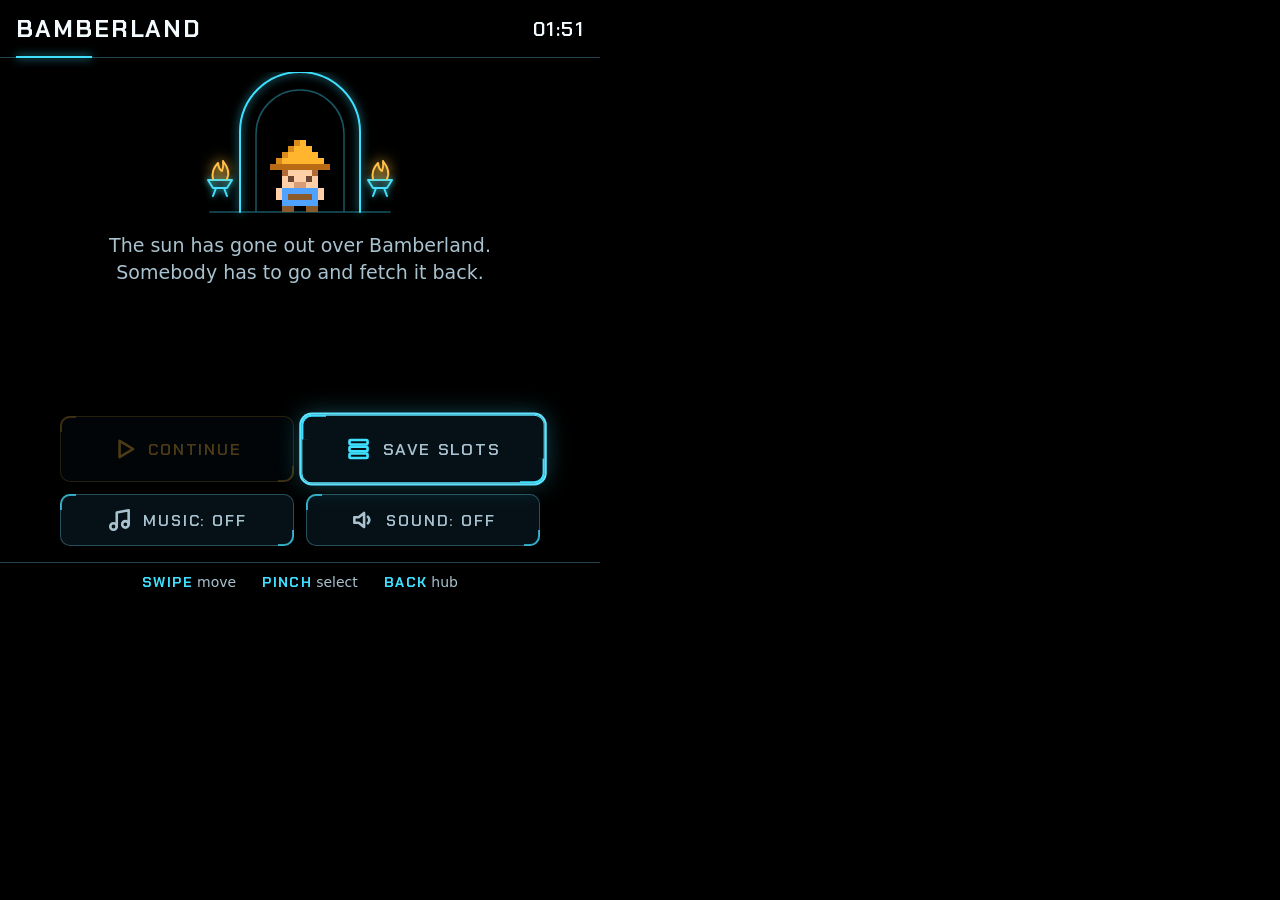
<file: bamberland/index.html>
<!DOCTYPE html>
<html lang="en-GB">
<head>
  <meta charset="utf-8">
  <meta name="viewport" content="width=600, height=600, initial-scale=1, user-scalable=no">
  <meta name="mrbd-web-app-capable" content="yes">
  <meta name="description" content="Bamberland: a small turn-based adventure for the glasses.">
  <title>Bamberland</title>
  <link rel="preconnect" href="https://fonts.googleapis.com">
  <link rel="preconnect" href="https://fonts.gstatic.com" crossorigin>
  <link href="https://fonts.googleapis.com/css2?family=Chakra+Petch:wght@500;600;700&display=swap" rel="stylesheet">
  <link rel="stylesheet" href="/deck/style.css">
  <link rel="stylesheet" href="/bamberland/bamberland.css">
</head>
<body>
  <div class="frame">
    <!-- HUD: same ids as every Deck app. In play, hearts / keys / coins / item replace the title. -->
    <header class="hud">
      <button class="hud-back focusable" id="hudBack" type="button" aria-label="Back" hidden>
        <svg class="ico" viewBox="0 0 24 24" aria-hidden="true"><path d="M15 6l-6 6 6 6"/></svg>
      </button>
      <div class="hud-heading">
        <h1 class="hud-title" id="hudTitle">Bamberland</h1>
        <span class="hud-sub" id="hudSub"></span>
        <div class="bl-stats" id="stats" hidden>
          <span class="bl-hearts" id="hearts" aria-label="Hearts"></span>
          <span class="bl-keys" id="keys" aria-label="Small keys"></span>
          <span class="bl-bigkey" id="bigkey" aria-label="Big key"></span>
          <span class="bl-coins" id="coins" aria-label="Money"></span>
        </div>
      </div>
      <div class="bl-equip" id="equip" hidden aria-label="Equipped"></div>
      <div class="hud-status">
        <span class="status-dot" id="hudDot" aria-hidden="true"></span>
        <span id="hudStatus"></span>
        <time class="hud-clock" id="hudClock">--:--</time>
      </div>
    </header>

    <main class="stage">
      <!-- Title screen -->
      <section class="view bl-title" id="titleView">
        <canvas class="bl-title-art" id="titleArt" width="200" height="150" aria-hidden="true"></canvas>
        <p class="bl-lore" id="titleLore"></p>
        <div class="bl-menu">
          <button type="button" class="key key-speak focusable" id="btnContinue">
            <svg class="ico" viewBox="0 0 24 24" aria-hidden="true"><path d="M7 4.5 19.5 12 7 19.5Z"/></svg>
            <span class="key-label">Continue</span>
          </button>
          <button type="button" class="key focusable" id="btnPlay">
            <svg class="ico" viewBox="0 0 24 24" aria-hidden="true"><rect x="4" y="4" width="16" height="4" rx="1"/><rect x="4" y="10" width="16" height="4" rx="1"/><rect x="4" y="16" width="16" height="4" rx="1"/></svg>
            <span class="key-label">Save slots</span>
          </button>
          <button type="button" class="key focusable bl-toggle" id="btnMusic">
            <svg class="ico" viewBox="0 0 24 24" aria-hidden="true"><path d="M9 18V5l11-2v13"/><circle cx="6" cy="18" r="3"/><circle cx="17" cy="16" r="3"/></svg>
            <span class="key-label">Music: Off</span>
          </button>
          <button type="button" class="key focusable bl-toggle" id="btnSound">
            <svg class="ico" viewBox="0 0 24 24" aria-hidden="true"><path d="M4 9.5h4l5-4v13l-5-4H4z"/><path d="M16.5 9a4 4 0 0 1 0 6"/></svg>
            <span class="key-label">Sound: Off</span>
          </button>
        </div>
      </section>

      <!-- Save slots -->
      <section class="view bl-slots" id="slotsView" hidden>
        <button type="button" class="key focusable bl-slot" id="slot1" data-slot="1"><span class="bl-slot-title"></span><span class="bl-slot-detail"></span></button>
        <button type="button" class="key focusable bl-slot" id="slot2" data-slot="2"><span class="bl-slot-title"></span><span class="bl-slot-detail"></span></button>
        <button type="button" class="key focusable bl-slot" id="slot3" data-slot="3"><span class="bl-slot-title"></span><span class="bl-slot-detail"></span></button>
        <button type="button" class="key focusable bl-erase" id="btnErase"><span class="key-label">Erase a slot</span></button>
        <p class="bl-note" id="slotsNote"></p>
      </section>

      <!-- Naming, before a new game -->
      <section class="view bl-naming" id="nameView" hidden>
        <p class="bl-note">Pinch a name to change it. Leave them as they are, or make it yours.</p>
        <div class="bl-name-grid" id="nameGrid"></div>
        <button type="button" class="key key-speak focusable bl-begin" id="btnBegin">
          <svg class="ico" viewBox="0 0 24 24" aria-hidden="true"><path d="M7 4.5 19.5 12 7 19.5Z"/></svg>
          <span class="key-label">Begin</span>
        </button>
        <div class="bl-name-edit" id="nameEdit" hidden>
          <label class="bl-name-for" id="nameEditFor" for="nameInput"></label>
          <label class="field-wrap bl-name-field">
            <input class="field bl-name-input" id="nameInput" type="text" maxlength="16" autocomplete="off" autocapitalize="words" spellcheck="false">
          </label>
          <p class="bl-note">Write, say or type the new name, then Back when you're done. Empty the box to keep the original name.</p>
        </div>
      </section>

      <!-- The game board: 600×504, a 15×12 grid of 40 px tiles -->
      <canvas class="bl-board" id="board" width="600" height="504" hidden aria-label="Game board"></canvas>

      <!-- Dialogue box, with room for a portrait -->
      <div class="bl-dialog" id="dialog" hidden role="dialog" aria-live="polite">
        <canvas class="bl-face" id="dialogFace" width="96" height="96" hidden aria-hidden="true"></canvas>
        <div class="bl-dialog-who" id="dialogWho"></div>
        <p class="bl-dialog-text" id="dialogText"></p>
        <div class="bl-dialog-more" id="dialogMore">Pinch ▸</div>
      </div>

      <!-- Out cold / the end -->
      <div class="bl-overlay" id="overlay" hidden>
        <div class="state">
          <div class="state-title" id="overTitle"></div>
          <div class="state-msg" id="overText"></div>
          <div class="bl-dialog-more">Pinch to continue</div>
        </div>
      </div>
    </main>

    <footer class="hints" id="hints" aria-hidden="true"></footer>
    <div class="toast" id="toast" role="status" aria-live="polite"></div>
  </div>

  <script src="/deck/deck.js"></script>
  <!-- content: edit these freely -->
  <script src="/bamberland/data/lore.js"></script>
  <script src="/bamberland/data/art.js"></script>
  <script src="/bamberland/data/music.js"></script>
  <script src="/bamberland/data/cutscenes.js"></script>
  <script src="/bamberland/world/regions.js"></script>
  <script src="/bamberland/world/wood.js"></script>
  <script src="/bamberland/world/oak.js"></script>
  <script src="/bamberland/world/mill.js"></script>
  <!-- the engine -->
  <script src="/bamberland/engine/core.js"></script>
  <script src="/bamberland/engine/foes.js"></script>
  <script src="/bamberland/engine/town.js"></script>
  <!-- the screens -->
  <script src="/bamberland/ui/pixel.js"></script>
  <script src="/bamberland/ui/render.js"></script>
  <script src="/bamberland/ui/audio.js"></script>
  <script src="/bamberland/ui/cutscene.js"></script>
  <script src="/bamberland/ui/screens.js"></script>
</body>
</html>
</file>
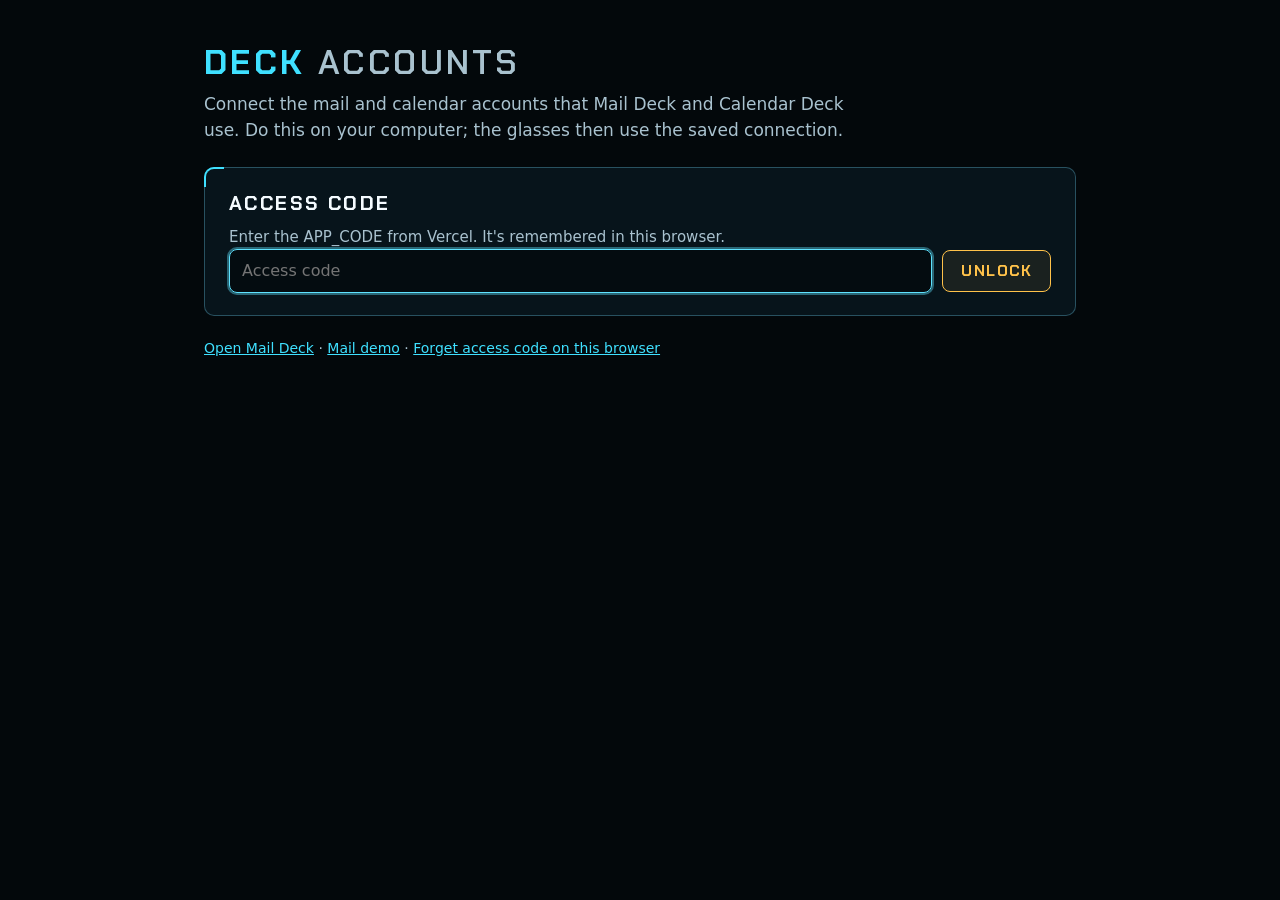
<file: connect/index.html>
<!DOCTYPE html>
<html lang="en-GB">
<head>
  <meta charset="utf-8">
  <meta name="viewport" content="width=device-width, initial-scale=1">
  <meta name="robots" content="noindex">
  <meta name="referrer" content="no-referrer">
  <title>Deck · Accounts</title>
  <link rel="preconnect" href="https://fonts.googleapis.com">
  <link rel="preconnect" href="https://fonts.gstatic.com" crossorigin>
  <link href="https://fonts.googleapis.com/css2?family=Chakra+Petch:wght@500;600;700&display=swap" rel="stylesheet">
  <link rel="stylesheet" href="/deck/style.css">
  <link rel="stylesheet" href="/connect/connect.css">
</head>
<body class="connect-page">
  <main class="cx">
    <header class="cx-head">
      <h1>Deck <span>Accounts</span></h1>
      <p>Connect the mail and calendar accounts that Mail Deck and Calendar Deck use. Do this on your computer; the glasses then use the saved connection.</p>
    </header>

    <div class="cx-banner" id="banner" hidden></div>

    <!-- Access code (shown when none is saved or it's wrong) -->
    <section class="cx-panel" id="codePanel" hidden>
      <h2>Access code</h2>
      <p class="cx-dim">Enter the APP_CODE from Vercel. It's remembered in this browser.</p>
      <form class="cx-row" id="codeForm">
        <input class="cx-input" id="codeInput" type="password" autocomplete="off" placeholder="Access code" aria-label="Access code">
        <button class="cx-btn cx-btn-amber" type="submit">Unlock</button>
      </form>
    </section>

    <div id="main" hidden>
      <section class="cx-grid" id="accounts" aria-label="Accounts"></section>

      <section class="cx-panel" id="setup">
        <h2>Setup checks</h2>
        <ul class="cx-checks" id="checks"></ul>

        <div class="cx-field">
          <label for="redirect">Redirect URI — paste this exactly into Google Cloud and Azure</label>
          <div class="cx-row">
            <input class="cx-input cx-mono" id="redirect" readonly>
            <button class="cx-btn" type="button" id="copyRedirect">Copy</button>
          </div>
        </div>

        <div class="cx-field" id="keyGen" hidden>
          <label>New TOKEN_KEY (made in this browser, never sent anywhere)</label>
          <div class="cx-row">
            <input class="cx-input cx-mono" id="keyOut" readonly placeholder="Press Generate">
            <button class="cx-btn" type="button" id="genKey">Generate</button>
            <button class="cx-btn" type="button" id="copyKey" disabled>Copy</button>
          </div>
          <p class="cx-dim">Add it in Vercel as <b>TOKEN_KEY</b>, then redeploy. Keep a copy somewhere safe: if it changes, you'd need to reconnect both accounts.</p>
        </div>
      </section>
    </div>

    <footer class="cx-foot">
      <a href="/mail/">Open Mail Deck</a> · <a href="/mail/?demo">Mail demo</a> · <a href="#" id="forget">Forget access code on this browser</a>
    </footer>
  </main>

  <script src="/deck/deck.js"></script>
  <script src="/connect/connect.js"></script>
</body>
</html>
</file>
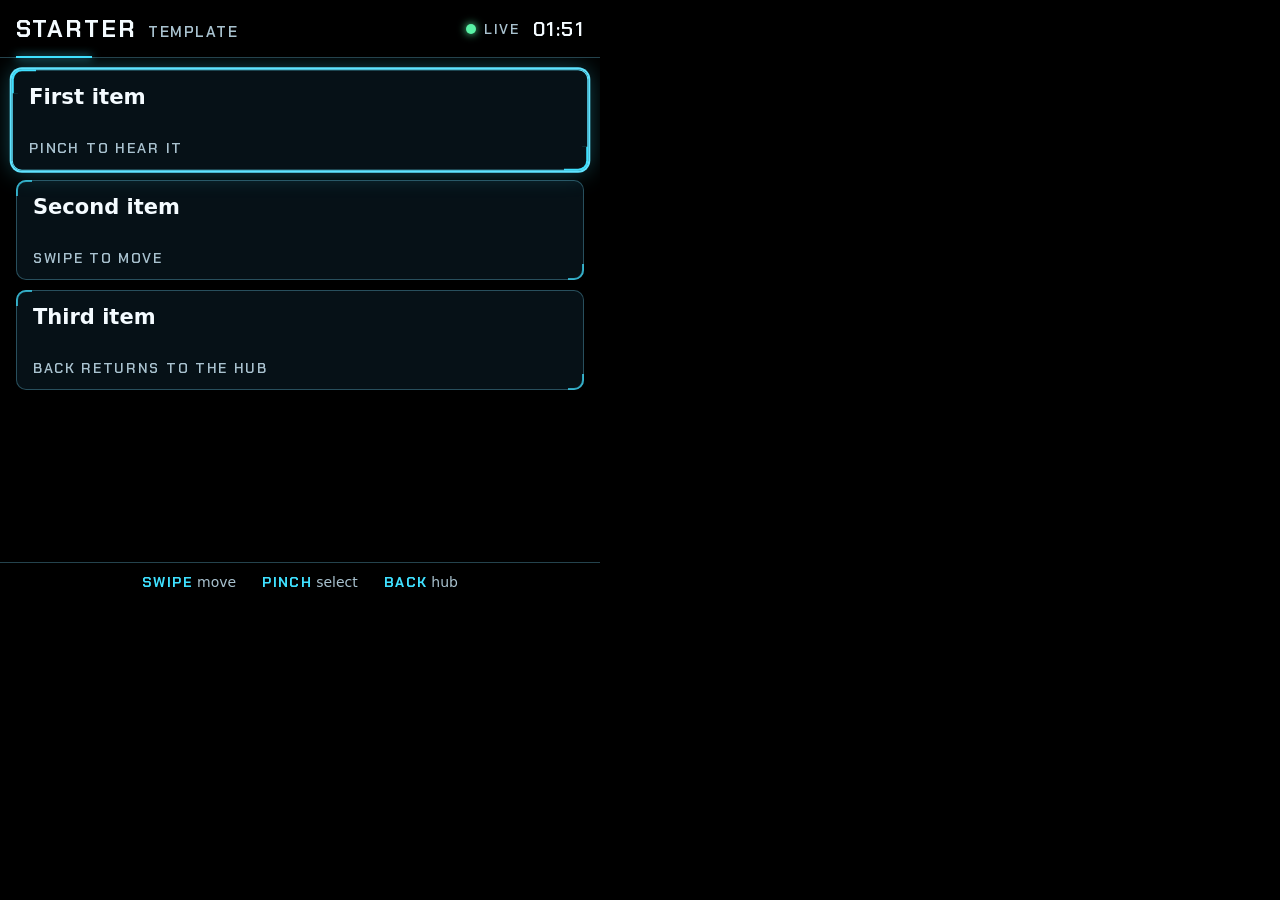
<file: starter/index.html>
<!DOCTYPE html>
<html lang="en-GB">
<head>
  <meta charset="utf-8">
  <meta name="viewport" content="width=600, height=600, initial-scale=1, user-scalable=no">
  <meta name="mrbd-web-app-capable" content="yes">
  <title>Starter Deck</title>
  <!-- Copy this folder to start a new app. Replace "starter" with your app's id everywhere. -->
  <link rel="icon" href="/starter/icon-96.png" sizes="96x96" type="image/png">
  <link rel="preconnect" href="https://fonts.googleapis.com">
  <link rel="preconnect" href="https://fonts.gstatic.com" crossorigin>
  <link href="https://fonts.googleapis.com/css2?family=Chakra+Petch:wght@500;600;700&display=swap" rel="stylesheet">
  <link rel="stylesheet" href="/deck/style.css">
  <style>
    /* App-only styles. Move to /starter/starter.css if they grow. */
    #list { position: absolute; inset: 0; }
  </style>
</head>
<body>
  <div class="frame">
    <!-- The HUD: same ids in every app, so Deck.title/status/back work -->
    <header class="hud">
      <button class="hud-back focusable" id="hudBack" type="button" aria-label="Back" hidden>
        <svg class="ico" viewBox="0 0 24 24" aria-hidden="true"><path d="M15 6l-6 6 6 6"/></svg>
      </button>
      <div class="hud-heading">
        <h1 class="hud-title" id="hudTitle">Starter</h1>
        <span class="hud-sub" id="hudSub"></span>
      </div>
      <div class="hud-status">
        <span class="status-dot" id="hudDot" aria-hidden="true"></span>
        <span id="hudStatus">Loading</span>
        <time class="hud-clock" id="hudClock">--:--</time>
      </div>
    </header>

    <main class="stage">
      <div class="list" id="list"></div>
    </main>

    <footer class="hints" id="hints" aria-hidden="true"></footer>
    <div class="toast" id="toast" role="status" aria-live="polite"></div>
  </div>

  <script src="/deck/deck.js"></script>
  <script src="/starter/app.js"></script>
</body>
</html>
</file>
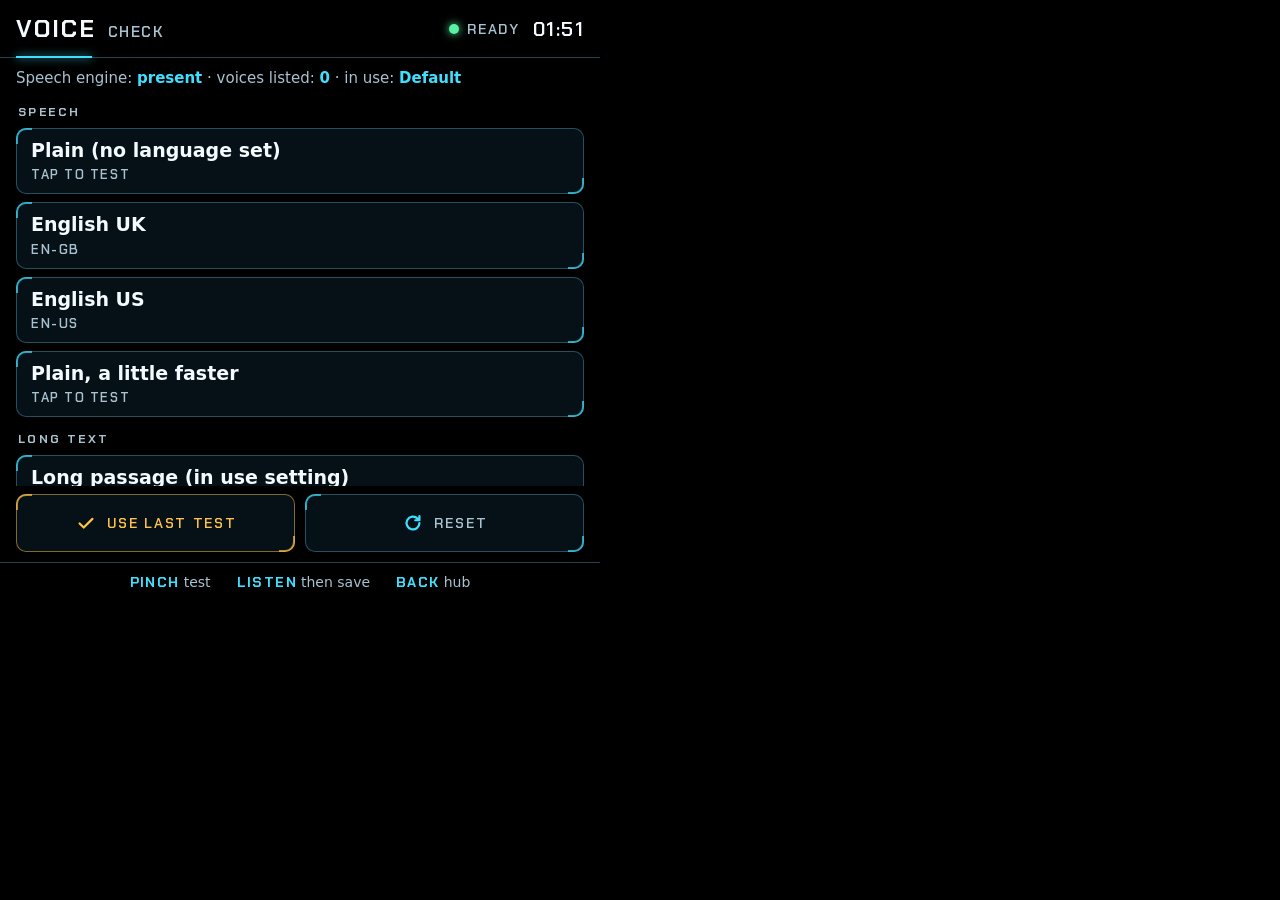
<file: voice/index.html>
<!DOCTYPE html>
<html lang="en-GB">
<head>
  <meta charset="utf-8">
  <meta name="viewport" content="width=600, height=600, initial-scale=1, user-scalable=no">
  <meta name="mrbd-web-app-capable" content="yes">
  <title>Voice Check</title>
  <link rel="icon" href="/icon-96.png" sizes="96x96" type="image/png">
  <link rel="preconnect" href="https://fonts.googleapis.com">
  <link rel="preconnect" href="https://fonts.gstatic.com" crossorigin>
  <link href="https://fonts.googleapis.com/css2?family=Chakra+Petch:wght@500;600;700&display=swap" rel="stylesheet">
  <link rel="stylesheet" href="/deck/style.css">
  <style>
    #page { position: absolute; inset: 0; display: grid; grid-template-rows: auto 1fr auto; }
    .vc-info { padding: 10px var(--pad) 0; font-size: 15px; line-height: 1.35; color: var(--dim); }
    .vc-info b { color: var(--accent); font-weight: 600; }
    .vc-list { padding-top: 10px; gap: 8px; }
    .vc-list .card { min-height: 64px; padding: 10px 14px; gap: 4px; justify-content: center; }
    .vc-list .card-title { font-size: 19px; -webkit-line-clamp: 1; }
    .vc-list .card-meta { font-size: 13px; }
    .vc-list .ok { color: var(--ok); }
    .vc-list .bad { color: var(--warn); }
    .vc-list .wait { color: var(--amber); }
    .vc-sec { font-family: var(--font-display); font-size: 12px; font-weight: 700; letter-spacing: .2em; text-transform: uppercase; color: var(--dim); padding: 6px 2px 0; }
    .vc-keys { display: grid; grid-template-columns: 1fr 1fr; gap: 10px; padding: 8px var(--pad) 10px; }
    .vc-keys .key { height: 58px; }
    .vc-keys .key .ico { font-size: 22px; }
  </style>
</head>
<body>
  <div class="frame">
    <header class="hud">
      <button class="hud-back focusable" id="hudBack" type="button" aria-label="Back" hidden>
        <svg class="ico" viewBox="0 0 24 24" aria-hidden="true"><path d="M15 6l-6 6 6 6"/></svg>
      </button>
      <div class="hud-heading">
        <h1 class="hud-title" id="hudTitle">Voice</h1>
        <span class="hud-sub" id="hudSub">Check</span>
      </div>
      <div class="hud-status">
        <span class="status-dot" id="hudDot" aria-hidden="true"></span>
        <span id="hudStatus"></span>
        <time class="hud-clock" id="hudClock">--:--</time>
      </div>
    </header>

    <main class="stage">
      <div id="page">
        <p class="vc-info" id="info"></p>
        <div class="list vc-list" id="list"></div>
        <div class="vc-keys">
          <button type="button" class="key key-speak focusable" id="useBtn">
            <svg class="ico" viewBox="0 0 24 24" aria-hidden="true"><path d="m5 12.5 4.5 4.5L19 7.5"/></svg><span class="key-label">Use last test</span>
          </button>
          <button type="button" class="key focusable" id="resetBtn">
            <svg class="ico" viewBox="0 0 24 24" aria-hidden="true"><path d="M19 12a7 7 0 1 1-2.05-4.95M19 4.5V9h-4.5"/></svg><span class="key-label">Reset</span>
          </button>
        </div>
      </div>
    </main>

    <footer class="hints" id="hints" aria-hidden="true"></footer>
    <div class="toast" id="toast" role="status" aria-live="polite"></div>
  </div>

  <script src="/deck/deck.js"></script>
  <script src="/voice/app.js"></script>
</body>
</html>
</file>
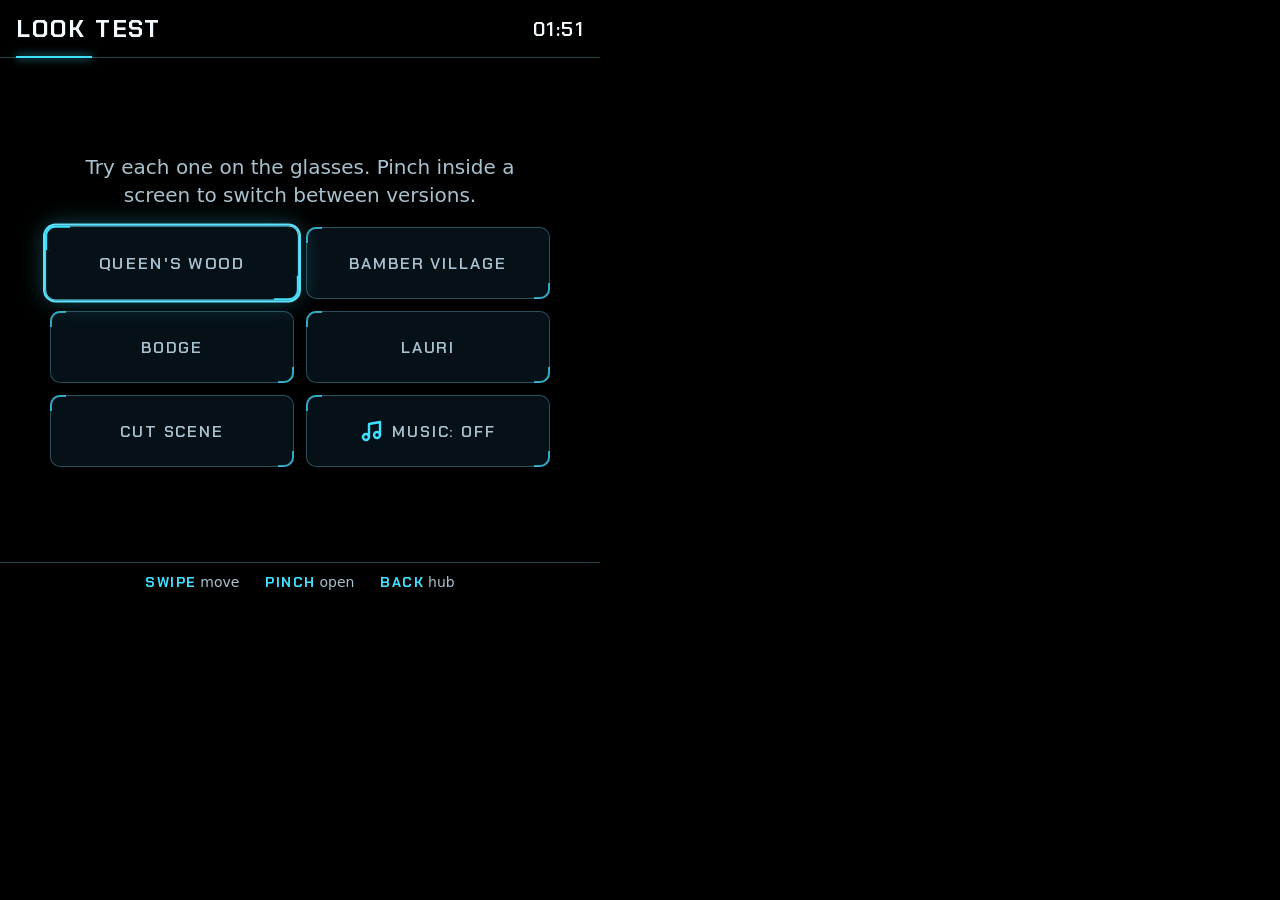
<file: bamberland/looktest/index.html>
<!DOCTYPE html>
<html lang="en-GB">
<head>
  <meta charset="utf-8">
  <meta name="viewport" content="width=600, height=600, initial-scale=1, user-scalable=no">
  <meta name="mrbd-web-app-capable" content="yes">
  <meta name="description" content="Bamberland look test: the natural pixel palette on the glasses.">
  <title>Bamberland look test</title>
  <link rel="preconnect" href="https://fonts.googleapis.com">
  <link rel="preconnect" href="https://fonts.gstatic.com" crossorigin>
  <link href="https://fonts.googleapis.com/css2?family=Chakra+Petch:wght@500;600;700&display=swap" rel="stylesheet">
  <link rel="stylesheet" href="/deck/style.css">
  <link rel="stylesheet" href="/bamberland/bamberland.css">
  <link rel="stylesheet" href="/bamberland/looktest/looktest.css">
</head>
<body>
  <div class="frame">
    <header class="hud">
      <button class="hud-back focusable" id="hudBack" type="button" aria-label="Back" hidden>
        <svg class="ico" viewBox="0 0 24 24" aria-hidden="true"><path d="M15 6l-6 6 6 6"/></svg>
      </button>
      <div class="hud-heading">
        <h1 class="hud-title" id="hudTitle">Look test</h1>
        <span class="hud-sub" id="hudSub"></span>
      </div>
      <div class="hud-status">
        <span class="status-dot" id="hudDot" aria-hidden="true"></span>
        <span id="hudStatus"></span>
        <time class="hud-clock" id="hudClock">--:--</time>
      </div>
    </header>

    <main class="stage">
      <!-- Menu -->
      <section class="view lt-menu" id="menuView">
        <p class="lt-intro">Try each one on the glasses. Pinch inside a screen to switch between versions.</p>
        <div class="lt-grid">
          <button type="button" class="key focusable" data-go="wood"><span class="key-label">Queen's Wood</span></button>
          <button type="button" class="key focusable" data-go="village"><span class="key-label">Bamber village</span></button>
          <button type="button" class="key focusable" data-go="bodge"><span class="key-label">Bodge</span></button>
          <button type="button" class="key focusable" data-go="lauri"><span class="key-label">Lauri</span></button>
          <button type="button" class="key focusable" data-go="cut"><span class="key-label">Cut scene</span></button>
          <button type="button" class="key focusable" data-go="music" id="btnMusic">
            <svg class="ico" viewBox="0 0 24 24" aria-hidden="true"><path d="M9 18V5l11-2v13"/><circle cx="6" cy="18" r="3"/><circle cx="17" cy="16" r="3"/></svg>
            <span class="key-label">Music: Off</span>
          </button>
        </div>
      </section>

      <!-- Every test screen draws here: 600×504, a 15×12 grid of 40 px tiles -->
      <canvas class="bl-board" id="board" width="600" height="504" hidden aria-label="Look test"></canvas>

      <!-- Dialogue, with room for a portrait -->
      <div class="bl-dialog" id="dialog" hidden role="dialog" aria-live="polite">
        <canvas class="lt-face" id="dialogFace" width="96" height="96" hidden aria-hidden="true"></canvas>
        <div class="bl-dialog-who" id="dialogWho"></div>
        <p class="bl-dialog-text" id="dialogText"></p>
        <div class="bl-dialog-more" id="dialogMore">Pinch ▸</div>
      </div>
    </main>

    <footer class="hints" id="hints" aria-hidden="true"></footer>
    <div class="toast" id="toast" role="status" aria-live="polite"></div>
  </div>

  <script src="/deck/deck.js"></script>
  <script src="/bamberland/looktest/art.js"></script>
  <script src="/bamberland/looktest/looktest.js"></script>
</body>
</html>
</file>
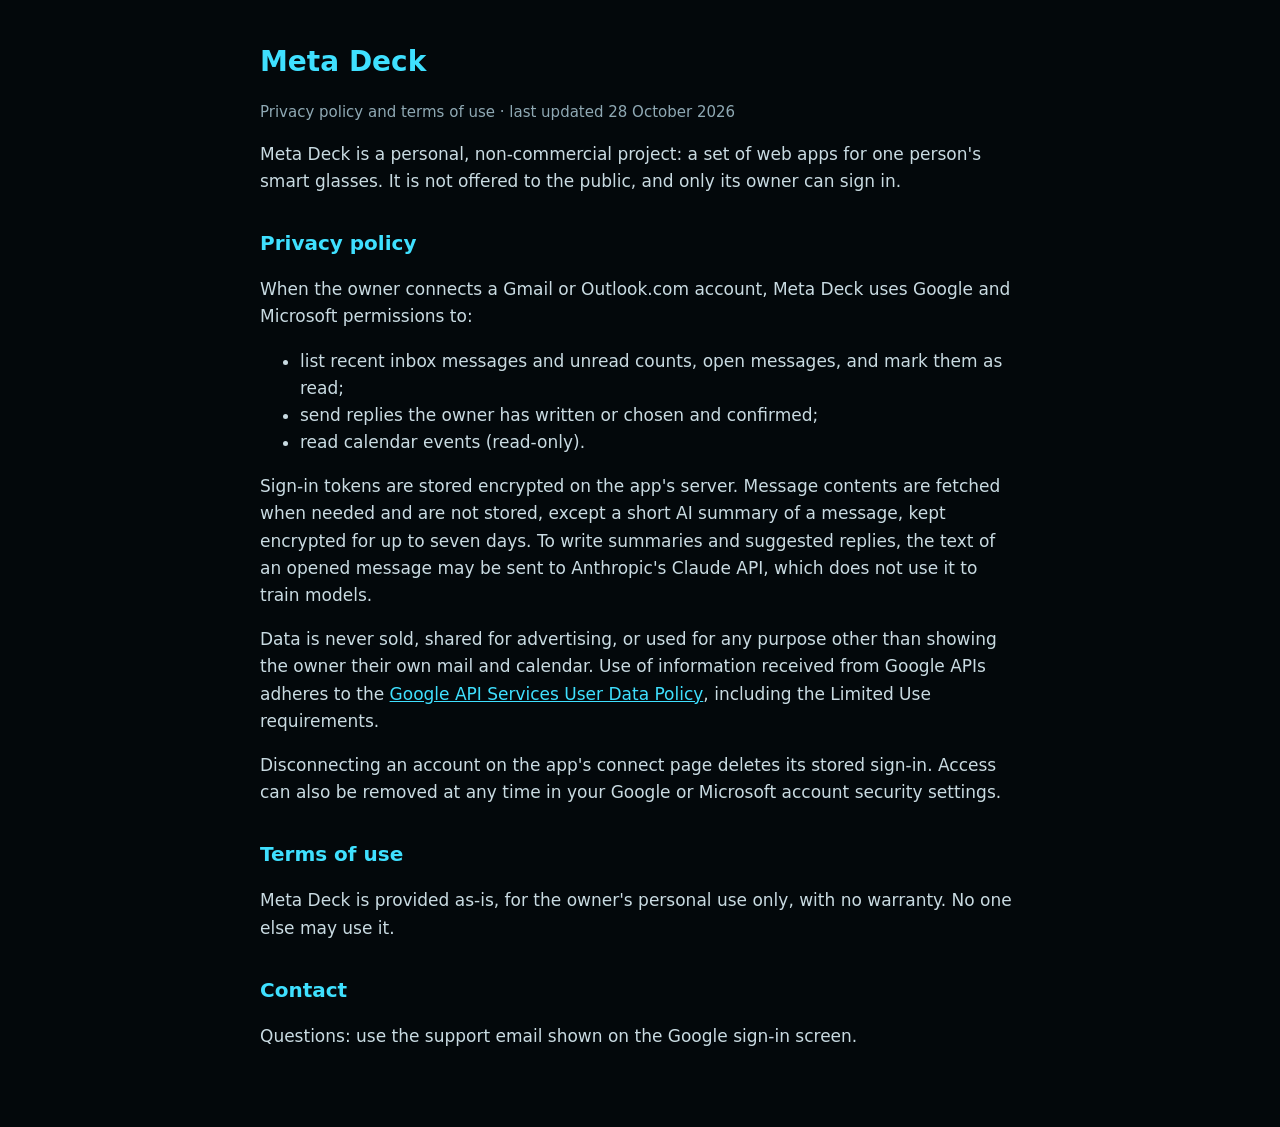
<file: privacy.html>
<!DOCTYPE html>
<html lang="en-GB">
<head>
  <meta charset="utf-8">
  <meta name="viewport" content="width=device-width, initial-scale=1">
  <title>Meta Deck · Privacy and terms</title>
  <style>
    body { margin: 0; background: #03080b; color: #e8f4f8; font: 17px/1.6 system-ui, -apple-system, "Segoe UI", sans-serif; }
    main { max-width: 760px; margin: 0 auto; padding: 40px 22px 60px; }
    h1 { color: #3fe0ff; font-size: 28px; margin: 0 0 6px; }
    h2 { color: #3fe0ff; font-size: 20px; margin: 32px 0 6px; }
    p, li { color: #c9dbe2; }
    .dim { color: #8fa9b4; font-size: 15px; }
  </style>
</head>
<body>
  <main>
    <h1>Meta Deck</h1>
    <p class="dim">Privacy policy and terms of use · last updated 28 October 2026</p>

    <p>Meta Deck is a personal, non-commercial project: a set of web apps for one person's smart glasses. It is not offered to the public, and only its owner can sign in.</p>

    <h2 id="privacy">Privacy policy</h2>
    <p>When the owner connects a Gmail or Outlook.com account, Meta Deck uses Google and Microsoft permissions to:</p>
    <ul>
      <li>list recent inbox messages and unread counts, open messages, and mark them as read;</li>
      <li>send replies the owner has written or chosen and confirmed;</li>
      <li>read calendar events (read-only).</li>
    </ul>
    <p>Sign-in tokens are stored encrypted on the app's server. Message contents are fetched when needed and are not stored, except a short AI summary of a message, kept encrypted for up to seven days. To write summaries and suggested replies, the text of an opened message may be sent to Anthropic's Claude API, which does not use it to train models.</p>
    <p>Data is never sold, shared for advertising, or used for any purpose other than showing the owner their own mail and calendar. Use of information received from Google APIs adheres to the <a href="https://developers.google.com/terms/api-services-user-data-policy" style="color:#3fe0ff">Google API Services User Data Policy</a>, including the Limited Use requirements.</p>
    <p>Disconnecting an account on the app's connect page deletes its stored sign-in. Access can also be removed at any time in your Google or Microsoft account security settings.</p>

    <h2 id="terms">Terms of use</h2>
    <p>Meta Deck is provided as-is, for the owner's personal use only, with no warranty. No one else may use it.</p>

    <h2>Contact</h2>
    <p>Questions: use the support email shown on the Google sign-in screen.</p>
  </main>
</body>
</html>
</file>
<file: deck/style.css>
/* ==========================================================================
   Deck — shared 600×600 HUD for Meta Ray-Ban Display web apps
   Loaded by every app (/home/, /news/, /nav/ …) and the hub launcher.
   True black is transparent on an additive display: use light, not fills.
   App-specific layout lives in each app's own CSS file, loaded after this.
   ========================================================================== */

:root {
  --bg: #000;
  --panel: rgba(12, 32, 42, 0.55);
  --panel-press: rgba(63, 224, 255, 0.20);
  --line: rgba(120, 220, 255, 0.30);
  --line-strong: #5fe3ff;

  --text: #f4fbff;
  --dim: #a9c2cf;
  --accent: #3fe0ff;
  --amber: #ffc24a;
  --on: var(--amber);              /* "switched on" colour (alias) */
  --panel-on: rgba(255, 194, 74, 0.10);
  --warn: #ff5c7a;
  --ok: #59f2a5;

  --radius: 10px;
  --gap: 12px;
  --pad: 16px;
  --hud-h: 58px;
  --hint-h: 38px;

  --font-display: "Chakra Petch", "Segoe UI", system-ui, sans-serif;
  --font-body: system-ui, -apple-system, "Segoe UI", Roboto, sans-serif;
}

* { box-sizing: border-box; margin: 0; padding: 0; }

html, body {
  width: 600px;
  height: 600px;
  overflow: hidden;
  background: var(--bg);
  color: var(--text);
  font-family: var(--font-body);
  -webkit-font-smoothing: antialiased;
  user-select: none;
  -webkit-tap-highlight-color: transparent;
}

.sprite { position: absolute; width: 0; height: 0; overflow: hidden; }

.ico {
  width: 1em;
  height: 1em;
  fill: none;
  stroke: currentColor;
  stroke-width: 2;
  stroke-linecap: round;
  stroke-linejoin: round;
  flex: 0 0 auto;
}
.rot-90  { transform: rotate(90deg); }
.rot-180 { transform: rotate(180deg); }
.rot-270 { transform: rotate(270deg); }

.frame {
  position: relative;
  width: 600px;
  height: 600px;
  display: grid;
  grid-template-rows: var(--hud-h) 1fr var(--hint-h);
  overflow: hidden;
}

/* --- HUD header -------------------------------------------------------- */
.hud {
  position: relative;
  display: flex;
  align-items: center;
  gap: 12px;
  padding: 0 var(--pad);
  border-bottom: 1px solid var(--line);
}
.hud::after {
  content: "";
  position: absolute;
  left: var(--pad);
  bottom: -1px;
  width: 76px;
  height: 2px;
  background: var(--accent);
  box-shadow: 0 0 8px var(--accent);
}
.hud-back {
  width: 44px;
  height: 44px;
  display: grid;
  place-items: center;
  border: 1px solid var(--line);
  border-radius: 8px;
  background: transparent;
  color: var(--accent);
  cursor: pointer;
  outline: none;
  transition: transform .12s, border-color .12s, box-shadow .12s;
}
.hud-back[hidden] { display: none; }
.hud-back .ico { width: 26px; height: 26px; stroke-width: 2.4; }

.hud-heading { display: flex; align-items: baseline; gap: 12px; min-width: 0; flex: 1; }
.hud-title {
  font-family: var(--font-display);
  font-size: 24px;
  font-weight: 700;
  letter-spacing: .08em;
  text-transform: uppercase;
  white-space: nowrap;
  overflow: hidden;
  text-overflow: ellipsis;
}
.hud-sub {
  font-family: var(--font-display);
  font-size: 15px;
  font-weight: 600;
  letter-spacing: .1em;
  text-transform: uppercase;
  color: var(--dim);
  white-space: nowrap;
  overflow: hidden;
  text-overflow: ellipsis;
}
.hud-status {
  display: flex;
  align-items: center;
  gap: 8px;
  font-family: var(--font-display);
  font-size: 14px;
  font-weight: 600;
  letter-spacing: .1em;
  text-transform: uppercase;
  color: var(--dim);
  white-space: nowrap;
}
.status-dot { width: 10px; height: 10px; border-radius: 50%; background: var(--dim); }
/* Status: live (green) · offline (red) · demo / cached (amber) · loading (blinks) */
.status-dot[data-status="live"]    { background: var(--ok);   box-shadow: 0 0 8px var(--ok); }
.status-dot[data-status="offline"] { background: var(--warn); box-shadow: 0 0 8px var(--warn); }
.status-dot[data-status="demo"],
.status-dot[data-status="cached"]  { background: var(--amber); box-shadow: 0 0 8px var(--amber); }
.status-dot[data-status="loading"] { animation: blink 1s steps(2) infinite; }
.hud-clock { margin-left: 6px; font-size: 20px; color: var(--text); font-variant-numeric: tabular-nums; }

/* --- Stage & views ----------------------------------------------------- */
.stage { position: relative; min-height: 0; overflow: hidden; }
.view { position: absolute; inset: 0; }
.view[hidden] { display: none; }

/* Tabs share the width; with more than six they scroll sideways as you move */
.tabs {
  display: flex;
  gap: 8px;
  padding: 12px var(--pad) 4px;
  overflow-x: auto;
  overflow-y: hidden;
  scrollbar-width: none;
}
.tabs::-webkit-scrollbar { display: none; }
.tab {
  flex: 1 0 auto;
  min-width: 82px;
  padding: 0 10px;
  height: 44px;
  border: 1px solid var(--line);
  border-radius: 8px;
  background: transparent;
  color: var(--dim);
  font-family: var(--font-display);
  font-size: 15px;
  font-weight: 700;
  letter-spacing: .08em;
  text-transform: uppercase;
  white-space: nowrap;
  cursor: pointer;
  outline: none;
  transition: transform .12s, color .12s, border-color .12s, box-shadow .12s;
}
.tab.is-active {
  color: var(--accent);
  border-color: rgba(63, 224, 255, .6);
  background: rgba(63, 224, 255, .08);
}

/* Story list */
.list {
  overflow-y: auto;
  overflow-x: hidden;
  padding: 12px var(--pad) var(--pad);
  display: flex;
  flex-direction: column;
  gap: 10px;
  scrollbar-width: none;
}
.list::-webkit-scrollbar { display: none; }

.card {
  position: relative;
  flex: 0 0 auto;
  width: 100%;
  min-height: 100px;
  display: flex;
  flex-direction: column;
  justify-content: space-between;
  gap: 8px;
  padding: 14px 16px 12px;
  background: var(--panel);
  border: 1px solid var(--line);
  border-radius: var(--radius);
  color: var(--text);
  font: inherit;
  text-align: left;
  cursor: pointer;
  outline: none;
  transition: transform .12s ease, border-color .12s, box-shadow .12s, background .12s;
}
.card-title {
  font-size: 21px;
  font-weight: 650;
  line-height: 1.22;
  display: -webkit-box;
  -webkit-line-clamp: 2;
  -webkit-box-orient: vertical;
  overflow: hidden;
}
.card-meta, .story-meta, .key-label {
  font-family: var(--font-display);
  font-size: 14px;
  font-weight: 600;
  letter-spacing: .12em;
  text-transform: uppercase;
  color: var(--dim);
}
.card-meta b { color: var(--accent); font-weight: 700; }

.card-brief {
  flex-direction: row;
  align-items: center;
  justify-content: flex-start;
  gap: 16px;
  min-height: 84px;
  border-color: rgba(255, 194, 74, .5);
}
.card-brief .ico { font-size: 36px; color: var(--amber); }
.card-brief .card-title { color: var(--amber); -webkit-line-clamp: 1; }
.card-brief.is-speaking { background: rgba(255, 194, 74, .1); }

.notice {
  margin: auto 0;
  text-align: center;
  font-size: 18px;
  color: var(--dim);
  line-height: 1.4;
}

/* Corner brackets */
.card::before, .card::after,
.key::before, .key::after {
  content: "";
  position: absolute;
  width: 14px;
  height: 14px;
  border: 0 solid var(--accent);
  opacity: .7;
  transition: width .12s, height .12s, opacity .12s;
  pointer-events: none;
}
.card::before, .key::before {
  top: -1px; left: -1px;
  border-top-width: 2px; border-left-width: 2px;
  border-top-left-radius: var(--radius);
}
.card::after, .key::after {
  bottom: -1px; right: -1px;
  border-bottom-width: 2px; border-right-width: 2px;
  border-bottom-right-radius: var(--radius);
}
.card-brief::before, .card-brief::after { border-color: var(--amber); }

.key {
  position: relative;
  display: flex;
  align-items: center;
  justify-content: center;
  gap: 10px;
  background: var(--panel);
  border: 1px solid var(--line);
  border-radius: var(--radius);
  color: var(--accent);
  font: inherit;
  cursor: pointer;
  outline: none;
  transition: transform .12s ease, border-color .12s, box-shadow .12s, background .12s;
}
.key .ico { font-size: 30px; stroke-width: 2.4; }
.key-speak { color: var(--amber); border-color: rgba(255, 194, 74, .5); }
.key-speak::before, .key-speak::after { border-color: var(--amber); }
.key-speak .key-label { color: var(--amber); }
.key:disabled { opacity: .35; }

/* --- Focus: the primary state for gesture navigation -------------------- */
.focusable:focus {
  border-color: var(--line-strong);
  box-shadow: 0 0 0 2px var(--line-strong), 0 0 24px rgba(63, 224, 255, .35);
  z-index: 2;
}
.card.focusable:focus { transform: scale(1.015); }
.key.focusable:focus, .hud-back:focus, .tab:focus { transform: scale(1.04); }
.focusable:focus::before, .focusable:focus::after { opacity: 1; width: 22px; height: 22px; }
.tab:focus { color: var(--text); }
.card-brief:focus, .key-speak:focus {
  border-color: var(--amber);
  box-shadow: 0 0 0 2px var(--amber), 0 0 24px rgba(255, 194, 74, .35);
}

.focusable.is-pressed { transform: scale(.96) !important; background: var(--panel-press); }
.focusable.is-bump { animation: bump .18s ease; }

/* --- Footer, toast ----------------------------------------------------- */
.hints {
  display: flex;
  align-items: center;
  justify-content: center;
  gap: 26px;
  border-top: 1px solid var(--line);
  font-size: 14px;
  color: var(--dim);
}
.hints b {
  font-family: var(--font-display);
  font-weight: 700;
  letter-spacing: .1em;
  text-transform: uppercase;
  color: var(--accent);
  margin-right: 4px;
}

.toast {
  position: absolute;
  left: 50%;
  bottom: calc(var(--hint-h) + 12px);
  max-width: 540px;
  padding: 10px 18px;
  border: 1px solid var(--line-strong);
  border-radius: 8px;
  background: rgba(0, 0, 0, .92);
  font-size: 16px;
  font-weight: 600;
  white-space: nowrap;
  overflow: hidden;
  text-overflow: ellipsis;
  opacity: 0;
  transform: translate(-50%, 8px);
  transition: opacity .18s, transform .18s;
  pointer-events: none;
  z-index: 10;
}
.toast.is-visible { opacity: 1; transform: translate(-50%, 0); }
.toast.is-error { border-color: var(--warn); color: #ffd6de; }

/* --- Inputs, states, spinner (shared by lock screen and apps) ---------- */
.field-wrap {
  position: relative;
  display: flex;
  align-items: center;
  gap: 10px;
  height: 56px;
  padding: 0 14px;
  background: var(--panel);
  border: 1px solid var(--line);
  border-radius: var(--radius);
}
.field-wrap::before, .field-wrap::after {
  content: ""; position: absolute; width: 14px; height: 14px; border: 0 solid var(--accent); opacity: .7; pointer-events: none;
  transition: width .12s, height .12s, opacity .12s;
}
.field-wrap::before { top: -1px; left: -1px; border-top-width: 2px; border-left-width: 2px; border-top-left-radius: var(--radius); }
.field-wrap::after { bottom: -1px; right: -1px; border-bottom-width: 2px; border-right-width: 2px; border-bottom-right-radius: var(--radius); }
.field-wrap:focus-within { border-color: var(--line-strong); box-shadow: 0 0 0 2px var(--line-strong), 0 0 24px rgba(63, 224, 255, .35); }
.field-wrap:focus-within::before, .field-wrap:focus-within::after { opacity: 1; width: 22px; height: 22px; }
.field-wrap .ico { font-size: 24px; color: var(--accent); }
.field {
  flex: 1;
  min-width: 0;
  height: 100%;
  background: transparent;
  border: 0;
  outline: none;
  color: var(--text);
  font: inherit;
  font-size: 20px;
  -webkit-appearance: none;
  appearance: none;
}
.field::placeholder { color: var(--dim); font-family: var(--font-display); letter-spacing: .08em; text-transform: uppercase; font-size: 16px; }
.field::-webkit-search-cancel-button { display: none; }

.state {
  flex: 1;
  display: flex;
  flex-direction: column;
  align-items: center;
  justify-content: center;
  gap: 16px;
  padding: var(--pad);
  text-align: center;
}
.state-title { font-family: var(--font-display); font-size: 24px; font-weight: 700; letter-spacing: .12em; text-transform: uppercase; color: var(--accent); }
.state-title.err { color: var(--warn); }
.state-msg { font-size: 18px; line-height: 1.4; color: var(--dim); max-width: 500px; }
.spin { width: 56px; height: 56px; position: relative; animation: spin 1.4s linear infinite; }
.spin::before, .spin::after { content: ""; position: absolute; width: 20px; height: 20px; border: 0 solid var(--accent); }
.spin::before { top: 0; left: 0; border-top-width: 3px; border-left-width: 3px; border-top-left-radius: 8px; }
.spin::after { bottom: 0; right: 0; border-bottom-width: 3px; border-right-width: 3px; border-bottom-right-radius: 8px; }
@keyframes spin { to { transform: rotate(360deg); } }

/* --- Lock screen (deck.js) — covers the stage and hints, HUD stays ---- */
.deck-lock {
  position: absolute;
  left: 0; right: 0;
  top: var(--hud-h);
  bottom: 0;
  z-index: 8;
  display: flex;
  flex-direction: column;
  background: var(--bg);
}
.deck-lock[hidden] { display: none; }
.deck-lock .field-wrap { width: 100%; max-width: 460px; }
.deck-lock-keys { display: grid; grid-template-columns: 1fr 1fr; gap: 12px; width: 100%; max-width: 460px; margin-top: 6px; }
.deck-lock-keys .key { height: 72px; flex-direction: row; gap: 10px; color: var(--accent); }
.deck-lock-keys .key .ico { font-size: 28px; stroke-width: 2.4; }
.deck-lock-keys .key-speak { color: var(--amber); }
.deck-lock-keys .key[hidden] { display: none; }
.deck-lock-keys:has(.key[hidden]) { grid-template-columns: 1fr; }
.deck-lock .hints { flex: 0 0 var(--hint-h); }

@keyframes bump {
  0%, 100% { translate: 0; }
  25% { translate: -4px 0; }
  75% { translate: 4px 0; }
}
@keyframes blink { 50% { opacity: .2; } }

@media (prefers-reduced-motion: reduce) {
  *, *::before, *::after { transition: none !important; animation: none !important; }
}
</file>
<file: bamberland/bamberland.css>
/* Bamberland — app-only styles, loaded after /deck/style.css */

/* The HUD shows the clock only; no live/offline light in a static game */
#hudDot, #hudStatus { display: none; }

/* --- HUD stats: hearts, keys, big key, money, equipped item ------------ */
.bl-stats { display: flex; align-items: center; gap: 14px; min-width: 0; }
.bl-stats[hidden], .bl-equip[hidden], .hud-title[hidden], .bl-keys[hidden], .bl-bigkey[hidden] { display: none; }
.bl-hearts { display: flex; gap: 1px; }
.bl-heart { width: 24px; height: 24px; }
.bl-heart-o { fill: none; stroke: var(--warn); stroke-width: 2; filter: drop-shadow(0 0 3px rgba(255, 92, 122, .6)); }
.bl-heart.empty .bl-heart-o { stroke: rgba(255, 92, 122, .4); filter: none; }
.bl-heart-f { fill: var(--warn); }
.bl-keys, .bl-bigkey, .bl-coins, .bl-equip {
  display: flex; align-items: center; gap: 4px;
  font-family: var(--font-display); font-weight: 700; font-size: 18px;
  color: var(--amber);
}
.bl-keys .ico, .bl-bigkey .ico, .bl-coins .ico { width: 24px; height: 24px; }
.bl-coins { color: #ff6a6a; }
/* Bubble Brew: a pale ring round the hearts */
.bl-hearts.is-shielded { border-radius: 14px; box-shadow: 0 0 0 2px rgba(164, 224, 255, .7), 0 0 10px rgba(164, 224, 255, .5); padding: 0 3px; }
.bl-bigkey { color: rgba(255, 194, 74, .28); }
.bl-bigkey.is-on { color: var(--amber); filter: drop-shadow(0 0 4px rgba(255, 194, 74, .7)); }
.bl-equip {
  height: 36px; padding: 0 10px 0 8px;
  border: 1px solid var(--line); border-radius: 8px;
  color: var(--accent); font-size: 14px; letter-spacing: .1em; text-transform: uppercase;
}
.bl-equip .ico { width: 22px; height: 22px; flex: none; }
/* Long names (the reforged Thwacker) and lots of hearts still fit the bar */
.bl-equip span { max-width: 8.5em; overflow: hidden; text-overflow: ellipsis; white-space: nowrap; }
.bl-equip { min-width: 0; flex-shrink: 1; }
.bl-hearts.is-many .bl-heart { width: 19px; height: 19px; }
.bl-hearts.is-lots .bl-heart { width: 16px; height: 16px; }
.hud-clock { margin-left: 0; }

/* --- Board ------------------------------------------------------------- */
.bl-board { position: absolute; inset: 0; width: 600px; height: 504px; display: block; }
.bl-board[hidden] { display: none; }

/* --- Title screen ------------------------------------------------------ */
.bl-title {
  display: flex; flex-direction: column; align-items: center;
  padding: 14px var(--pad) var(--pad); gap: 10px;
}
.bl-title-art { width: 200px; height: 150px; }
.bl-lore {
  max-width: 470px; text-align: center;
  font-size: 19px; line-height: 1.4; color: var(--dim);
  min-height: 54px;
}
.bl-menu {
  display: grid; grid-template-columns: 1fr 1fr; gap: 12px;
  width: 100%; max-width: 480px; margin-top: auto;
}
.bl-menu .key { height: 66px; flex-direction: row; }
.bl-menu .key .key-label { font-size: 16px; }
.bl-menu .key .ico { font-size: 26px; }
.bl-menu .bl-toggle { height: 52px; color: var(--dim); }
.bl-menu .bl-toggle.key-speak { color: var(--amber); }
.bl-menu .key:disabled { opacity: .3; }

/* --- Save slots -------------------------------------------------------- */
.bl-slots, .bl-naming {
  display: flex; flex-direction: column; align-items: center; gap: 12px;
  padding: 20px var(--pad) var(--pad);
}
.bl-slots[hidden], .bl-naming[hidden], .bl-title[hidden] { display: none; }
.bl-slot {
  width: 100%; max-width: 500px; height: 84px;
  flex-direction: column; align-items: flex-start; justify-content: center; gap: 4px;
  padding: 0 20px; text-align: left;
}
.bl-slot-title { font-family: var(--font-display); font-weight: 700; font-size: 19px; letter-spacing: .06em; }
.bl-slot-detail { font-size: 15px; color: var(--dim); }
.bl-slot.is-warn { border-color: var(--warn); }
.bl-slot.is-warn .bl-slot-detail { color: var(--warn); }
.bl-erase { width: 100%; max-width: 500px; height: 48px; color: var(--dim); }
.bl-erase .key-label { font-size: 15px; }
.bl-note { max-width: 480px; margin: 0; text-align: center; font-size: 16px; line-height: 1.4; color: var(--dim); }

/* --- Naming ------------------------------------------------------------ */
.bl-name-grid { display: grid; grid-template-columns: 1fr 1fr; gap: 10px; width: 100%; max-width: 500px; }
.bl-name { height: 58px; flex-direction: column; justify-content: center; gap: 2px; }
.bl-name .key-label { font-size: 17px; }
.bl-name-role { font-size: 11px; letter-spacing: .12em; text-transform: uppercase; color: var(--amber); }
.bl-name-role:empty { display: none; }
.bl-begin { width: 100%; max-width: 500px; height: 58px; flex-direction: row; gap: 8px; margin-top: auto; }
.bl-name-edit {
  position: absolute; inset: 0; z-index: 7;
  display: flex; flex-direction: column; align-items: center; justify-content: center; gap: 16px;
  background: rgba(0, 0, 0, .94); padding: var(--pad);
}
.bl-name-edit[hidden] { display: none; }
.bl-name-for { font-family: var(--font-display); font-weight: 700; font-size: 16px; letter-spacing: .12em; text-transform: uppercase; color: var(--amber); }
.bl-name-field { width: 100%; max-width: 420px; height: 64px; }
.bl-name-input { text-align: center; font-family: var(--font-display); font-weight: 700; font-size: 26px; }

/* --- Dialogue ---------------------------------------------------------- */
.bl-dialog {
  position: absolute; left: 14px; right: 14px; bottom: 12px;
  min-height: 118px; padding: 14px 18px 30px;
  background: rgba(0, 0, 0, .9);
  border: 1px solid var(--line-strong); border-radius: var(--radius);
  box-shadow: 0 0 22px rgba(63, 224, 255, .25);
  z-index: 5;
}
.bl-dialog[hidden] { display: none; }
.bl-dialog::before, .bl-dialog::after {
  content: ""; position: absolute; width: 22px; height: 22px; border: 0 solid var(--accent);
}
.bl-dialog::before { top: -1px; left: -1px; border-top-width: 2px; border-left-width: 2px; border-top-left-radius: var(--radius); }
.bl-dialog::after { bottom: -1px; right: -1px; border-bottom-width: 2px; border-right-width: 2px; border-bottom-right-radius: var(--radius); }
.bl-dialog-who {
  font-family: var(--font-display); font-weight: 700; font-size: 15px;
  letter-spacing: .12em; text-transform: uppercase; color: var(--amber);
  margin-bottom: 6px;
}
.bl-dialog-who[hidden] { display: none; }
.bl-dialog-text { font-size: 21px; line-height: 1.38; color: var(--text); }
.bl-dialog-more {
  position: absolute; right: 18px; bottom: 8px;
  font-family: var(--font-display); font-weight: 700; font-size: 13px;
  letter-spacing: .12em; text-transform: uppercase; color: var(--accent);
}
.bl-overlay .bl-dialog-more { position: static; margin-top: 8px; }
/* A portrait on the left */
.bl-dialog.has-face { padding-left: 128px; min-height: 124px; }
.bl-face { position: absolute; left: 16px; top: 14px; width: 96px; height: 96px; }
.bl-face[hidden] { display: none; }
/* Pixel art stays crisp */
.bl-board, .bl-face, .bl-title-art { image-rendering: pixelated; image-rendering: crisp-edges; }

/* --- Out cold / ending ------------------------------------------------- */
.bl-overlay { position: absolute; inset: 0; display: flex; background: rgba(0, 0, 0, .86); z-index: 6; }
.bl-overlay[hidden] { display: none; }
.bl-overlay.is-over .state-title { color: var(--warn); }
.bl-overlay.is-end .state-title { color: var(--amber); }
.bl-overlay .state-msg { color: var(--text); font-size: 20px; }
</file>
<file: connect/connect.css>
/* Connect page: a normal desktop page using the Deck colours (deck/style.css is
   built for a fixed 600×600 screen, so the sizing is undone here). */
html, body.connect-page {
  width: auto;
  height: auto;
  min-height: 100%;
  overflow: auto;
  user-select: text;
  background: #03080b;
}
.cx { max-width: 920px; margin: 0 auto; padding: 40px 24px 60px; display: flex; flex-direction: column; gap: 24px; }
.cx-head h1 { font-family: var(--font-display); font-size: 34px; letter-spacing: .1em; text-transform: uppercase; color: var(--accent); }
.cx-head h1 span { color: var(--dim); font-weight: 600; }
.cx-head p { margin-top: 8px; color: var(--dim); font-size: 17px; line-height: 1.5; max-width: 680px; }

.cx-panel, .cx-card {
  position: relative;
  border: 1px solid var(--line);
  border-radius: var(--radius);
  background: var(--panel);
  padding: 22px 24px;
}
.cx-panel::before, .cx-card::before {
  content: ""; position: absolute; top: -1px; left: -1px; width: 18px; height: 18px;
  border-top: 2px solid var(--accent); border-left: 2px solid var(--accent); border-top-left-radius: var(--radius);
}
.cx-panel h2, .cx-card h2 { font-family: var(--font-display); font-size: 20px; letter-spacing: .12em; text-transform: uppercase; margin-bottom: 10px; }
.cx-dim { color: var(--dim); font-size: 15px; line-height: 1.5; }
.cx-dim b { color: var(--text); }

#main { display: flex; flex-direction: column; gap: 24px; }
#main[hidden] { display: none; }
.cx-grid { display: grid; grid-template-columns: repeat(auto-fit, minmax(300px, 1fr)); gap: 18px; }
.cx-card { display: flex; flex-direction: column; gap: 12px; min-height: 210px; }
.cx-card-top { display: flex; align-items: center; justify-content: space-between; gap: 12px; }
.cx-card h2 { margin: 0; }
.cx-email { font-size: 18px; word-break: break-all; }
.cx-meta { color: var(--dim); font-size: 14px; line-height: 1.6; }
.cx-meta .warn { color: var(--amber); }
.cx-actions { margin-top: auto; display: flex; gap: 10px; flex-wrap: wrap; }

.cx-pill { font-family: var(--font-display); font-size: 13px; font-weight: 700; letter-spacing: .12em; text-transform: uppercase; padding: 5px 10px; border-radius: 999px; border: 1px solid currentColor; white-space: nowrap; }
.cx-pill.ok { color: var(--ok); }
.cx-pill.off { color: var(--dim); }
.cx-pill.warn { color: var(--amber); }
.cx-pill.err { color: var(--warn); }

.cx-btn {
  font-family: var(--font-display); font-size: 15px; font-weight: 700; letter-spacing: .1em; text-transform: uppercase;
  padding: 10px 18px; border-radius: 8px; border: 1px solid var(--line-strong); background: rgba(63, 224, 255, .08);
  color: var(--accent); cursor: pointer;
}
.cx-btn:hover:not(:disabled), .cx-btn:focus-visible { box-shadow: 0 0 0 2px var(--line-strong), 0 0 18px rgba(63, 224, 255, .3); outline: none; }
.cx-btn:disabled { opacity: .4; cursor: default; }
.cx-btn-amber { color: var(--amber); border-color: var(--amber); background: rgba(255, 194, 74, .08); }
.cx-btn-quiet { color: var(--dim); border-color: var(--line); background: transparent; }

.cx-row { display: flex; gap: 10px; align-items: center; }
.cx-input {
  flex: 1; min-width: 0; height: 44px; padding: 0 12px; border-radius: 8px; border: 1px solid var(--line);
  background: rgba(0, 0, 0, .4); color: var(--text); font: inherit; font-size: 16px;
}
.cx-input:focus { outline: none; border-color: var(--line-strong); box-shadow: 0 0 0 2px rgba(95, 227, 255, .4); }
.cx-mono { font-family: ui-monospace, SFMono-Regular, Menlo, Consolas, monospace; font-size: 14px; }
.cx-field { margin-top: 18px; display: flex; flex-direction: column; gap: 8px; }
.cx-field label { font-family: var(--font-display); font-size: 14px; letter-spacing: .1em; text-transform: uppercase; color: var(--dim); }

.cx-checks { list-style: none; display: grid; gap: 8px; }
.cx-checks li { display: flex; gap: 10px; align-items: baseline; font-size: 16px; }
.cx-checks li::before { content: "●"; font-size: 12px; }
.cx-checks li.ok::before { color: var(--ok); }
.cx-checks li.bad::before { color: var(--warn); }
.cx-checks li span { color: var(--dim); font-size: 14px; }

.cx-banner { border: 1px solid var(--ok); color: var(--ok); border-radius: var(--radius); padding: 14px 18px; font-size: 16px; background: rgba(89, 242, 165, .06); }
.cx-banner.err { border-color: var(--warn); color: #ffd6de; background: rgba(255, 92, 122, .08); }

.cx-foot { color: var(--dim); font-size: 14px; }
.cx-foot a { color: var(--accent); }
</file>
<file: bamberland/looktest/looktest.css>
/* Bamberland look test — loaded after /deck/style.css and /bamberland/bamberland.css */

.lt-menu {
  display: flex; flex-direction: column; align-items: center; justify-content: center;
  gap: 18px; padding: var(--pad);
}
.lt-intro {
  max-width: 470px; margin: 0; text-align: center;
  font-size: 20px; line-height: 1.4; color: var(--dim);
}
.lt-grid {
  display: grid; grid-template-columns: 1fr 1fr; gap: 12px;
  width: 100%; max-width: 500px;
}
.lt-grid .key { height: 72px; flex-direction: row; gap: 8px; }
.lt-grid .key .key-label { font-size: 16px; }
.lt-grid .key .ico { font-size: 24px; }

/* Pixel art stays crisp */
.bl-board, .lt-face { image-rendering: pixelated; image-rendering: crisp-edges; }

/* Dialogue with a portrait on the left */
.bl-dialog.has-face { padding-left: 128px; min-height: 124px; }
.lt-face {
  position: absolute; left: 16px; top: 14px; width: 96px; height: 96px;
}
.lt-face[hidden] { display: none; }
</file>
